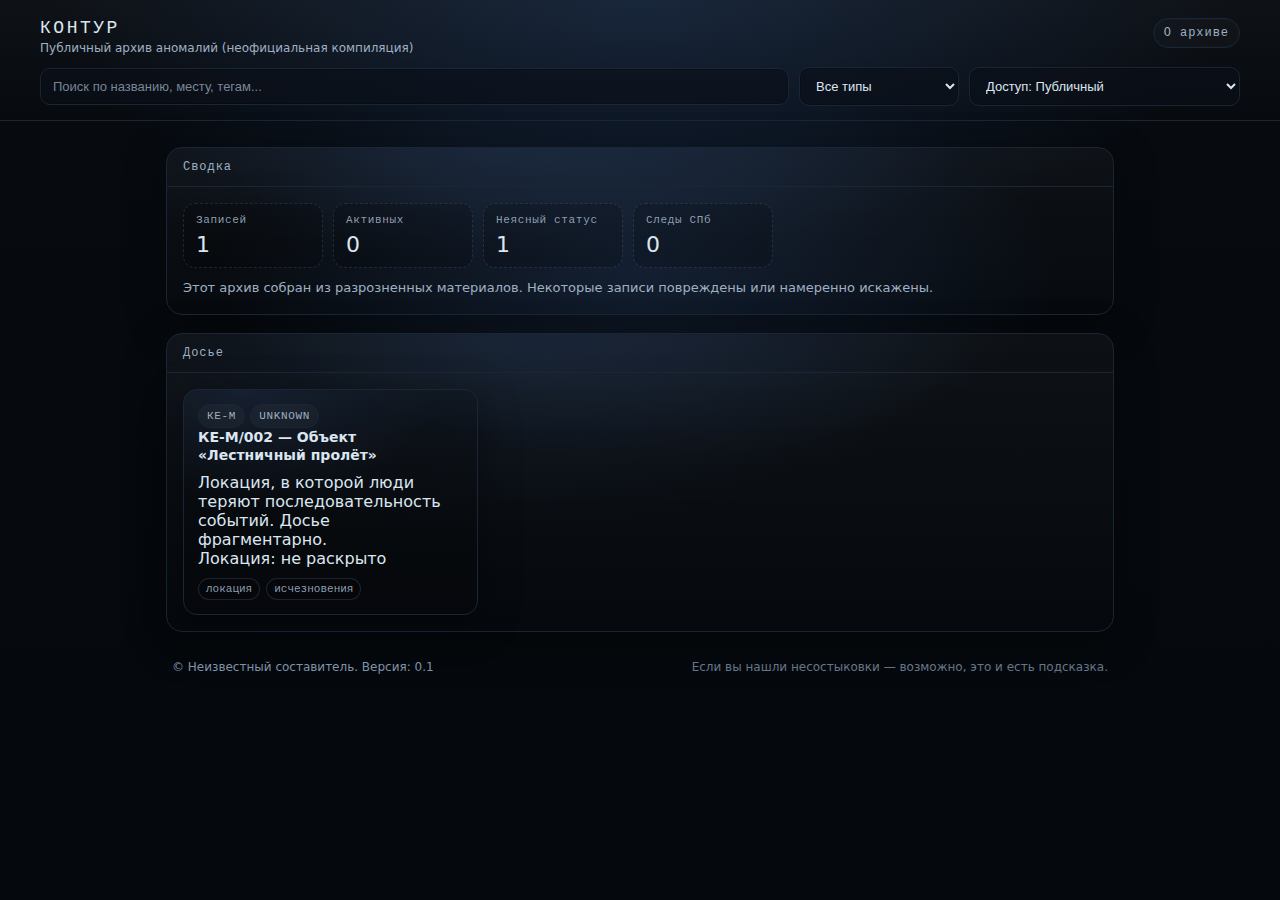
<file: index.html>
<!doctype html>
<html lang="ru">
<head>
  <meta charset="utf-8" />
  <meta name="viewport" content="width=device-width,initial-scale=1" />
  <title>Контур — Архив</title>
  <link rel="stylesheet" href="assets/style.css" />
</head>
<body>
  <header class="top">
    <div class="top-inner">
      <div class="brand">
        <div class="logo">КОНТУР</div>
        <div class="sub">Публичный архив аномалий (неофициальная компиляция)</div>
      </div>

      <nav class="nav">
        <a href="about.html" class="nav-link">О архиве</a>
      </nav>
    </div>

    <div class="controls">
      <input id="q" class="input" placeholder="Поиск по названию, месту, тегам..." autocomplete="off" />
      <select id="type" class="select">
        <option value="all">Все типы</option>
        <option value="КЕ">КЕ</option>
        <option value="КЕ-С">КЕ-С</option>
        <option value="КЕ-Ф">КЕ-Ф</option>
        <option value="КЕ-М">КЕ-М</option>
      </select>
      <select id="access" class="select">
        <option value="public">Доступ: Публичный</option>
        <option value="leak">Доступ: Утечка</option>
        <option value="internal">Доступ: Внутренний (заблокировано)</option>
      </select>
    </div>
  </header>

  <main class="wrap">
    <section class="panel">
      <div class="panel-title">Сводка</div>
      <div class="panel-body">
        <div id="stats" class="stats"></div>
        <div class="note">
          Этот архив собран из разрозненных материалов. Некоторые записи повреждены или намеренно искажены.
        </div>
      </div>
    </section>

    <section class="panel">
      <div class="panel-title">Досье</div>
      <div class="panel-body">
        <div id="list" class="grid"></div>
      </div>
    </section>

    <footer class="foot">
      <div>© Неизвестный составитель. Версия: 0.1</div>
      <div class="tiny">Если вы нашли несостыковки — возможно, это и есть подсказка.</div>
    </footer>
  </main>

  <script src="assets/data.js"></script>
  <script src="assets/app.js"></script>
</body>
</html>
</file>
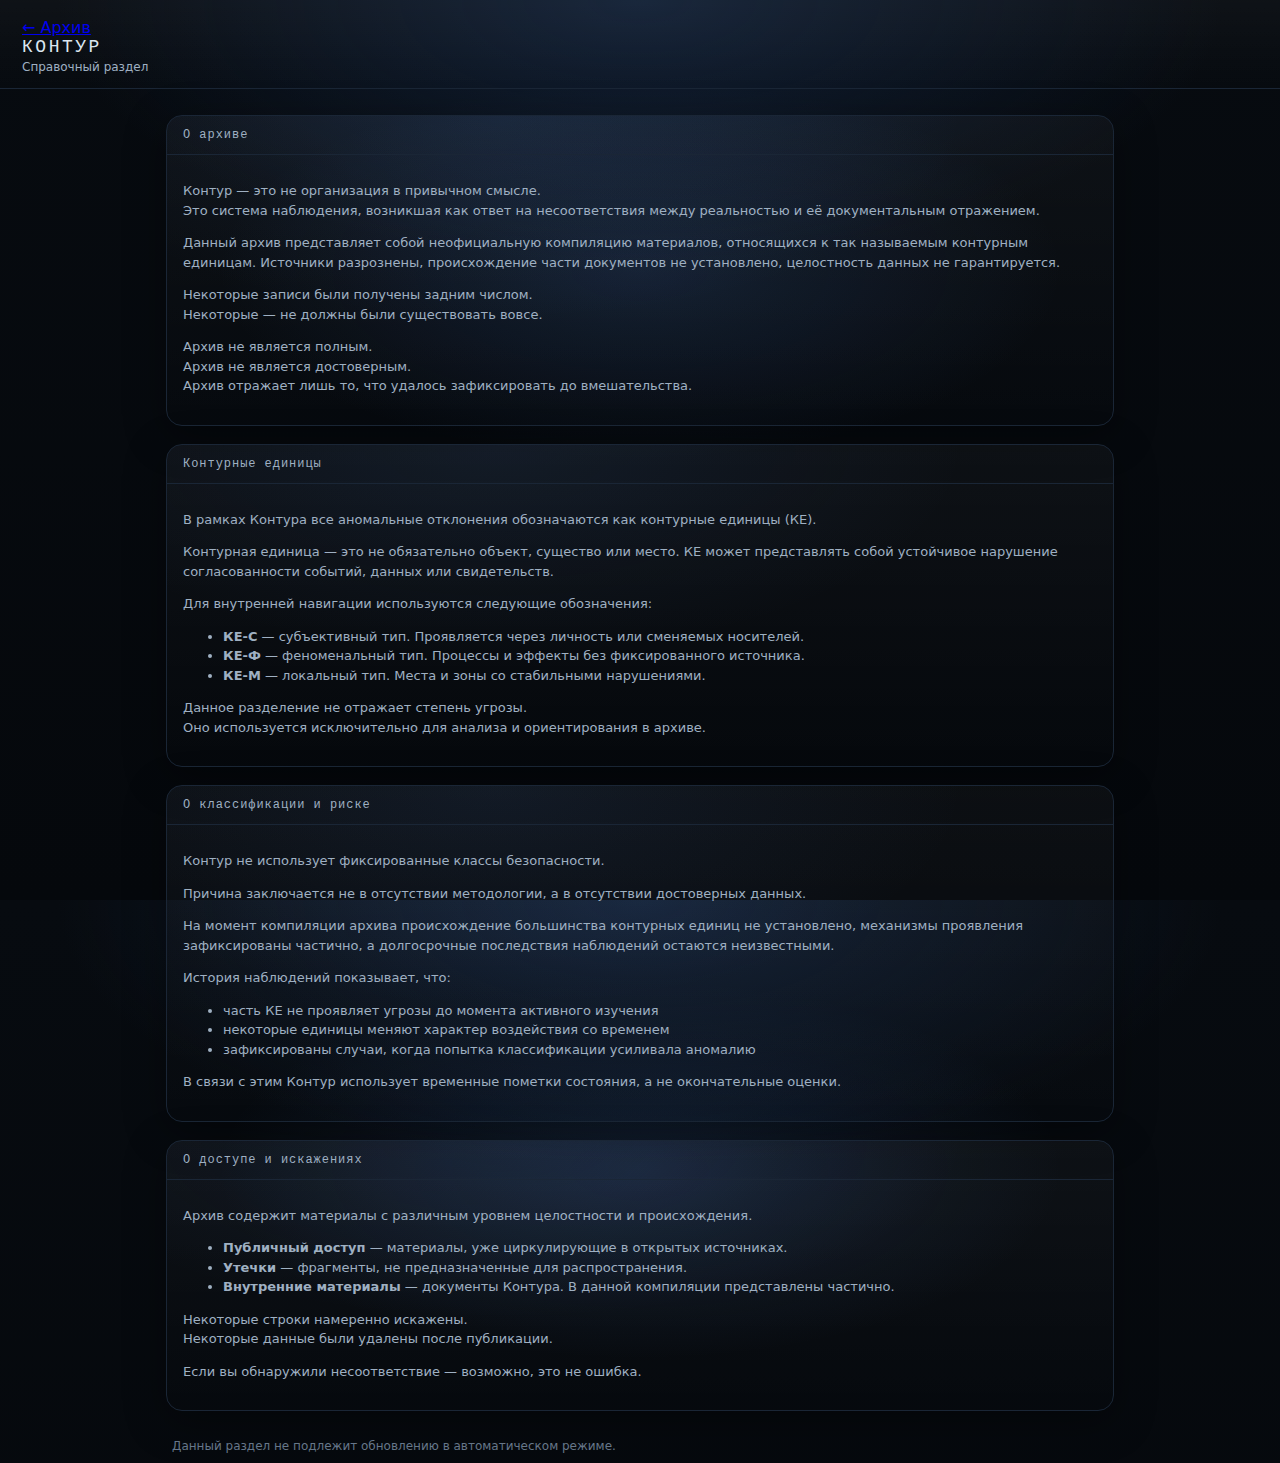
<file: about.html>
<!doctype html>
<html lang="ru">
<head>
  <meta charset="utf-8" />
  <meta name="viewport" content="width=device-width,initial-scale=1" />
  <title>Контур — О архиве</title>
  <link rel="stylesheet" href="assets/style.css" />
</head>
<body>
  <header class="top">
    <div class="brand">
      <a class="back" href="index.html">← Архив</a>
      <div class="logo">КОНТУР</div>
      <div class="sub">Справочный раздел</div>
    </div>
  </header>

  <main class="wrap">
    <section class="panel">
      <div class="panel-title">О архиве</div>
      <div class="panel-body">
        <p class="note">
          Контур — это не организация в привычном смысле.<br>
          Это система наблюдения, возникшая как ответ на несоответствия между реальностью и её документальным отражением.
        </p>

        <p class="note">
          Данный архив представляет собой неофициальную компиляцию материалов,
          относящихся к так называемым контурным единицам.
          Источники разрознены, происхождение части документов не установлено,
          целостность данных не гарантируется.
        </p>

        <p class="note">
          Некоторые записи были получены задним числом.<br>
          Некоторые — не должны были существовать вовсе.
        </p>

        <p class="note">
          Архив не является полным.<br>
          Архив не является достоверным.<br>
          Архив отражает лишь то, что удалось зафиксировать до вмешательства.
        </p>
      </div>
    </section>

    <section class="panel">
      <div class="panel-title">Контурные единицы</div>
      <div class="panel-body">
        <p class="note">
          В рамках Контура все аномальные отклонения обозначаются как контурные единицы (КЕ).
        </p>

        <p class="note">
          Контурная единица — это не обязательно объект, существо или место.
          КЕ может представлять собой устойчивое нарушение согласованности событий,
          данных или свидетельств.
        </p>

        <p class="note">
          Для внутренней навигации используются следующие обозначения:
        </p>

        <ul class="note">
          <li><b>КЕ-С</b> — субъективный тип. Проявляется через личность или сменяемых носителей.</li>
          <li><b>КЕ-Ф</b> — феноменальный тип. Процессы и эффекты без фиксированного источника.</li>
          <li><b>КЕ-М</b> — локальный тип. Места и зоны со стабильными нарушениями.</li>
        </ul>

        <p class="note">
          Данное разделение не отражает степень угрозы.<br>
          Оно используется исключительно для анализа и ориентирования в архиве.
        </p>
      </div>
    </section>

    <section class="panel">
      <div class="panel-title">О классификации и риске</div>
      <div class="panel-body">
        <p class="note">
          Контур не использует фиксированные классы безопасности.
        </p>

        <p class="note">
          Причина заключается не в отсутствии методологии,
          а в отсутствии достоверных данных.
        </p>

        <p class="note">
          На момент компиляции архива происхождение большинства контурных единиц не установлено,
          механизмы проявления зафиксированы частично,
          а долгосрочные последствия наблюдений остаются неизвестными.
        </p>

        <p class="note">
          История наблюдений показывает, что:
        </p>

        <ul class="note">
          <li>часть КЕ не проявляет угрозы до момента активного изучения</li>
          <li>некоторые единицы меняют характер воздействия со временем</li>
          <li>зафиксированы случаи, когда попытка классификации усиливала аномалию</li>
        </ul>

        <p class="note">
          В связи с этим Контур использует временные пометки состояния,
          а не окончательные оценки.
        </p>
      </div>
    </section>

    <section class="panel">
      <div class="panel-title">О доступе и искажениях</div>
      <div class="panel-body">
        <p class="note">
          Архив содержит материалы с различным уровнем целостности и происхождения.
        </p>

        <ul class="note">
          <li><b>Публичный доступ</b> — материалы, уже циркулирующие в открытых источниках.</li>
          <li><b>Утечки</b> — фрагменты, не предназначенные для распространения.</li>
          <li><b>Внутренние материалы</b> — документы Контура. В данной компиляции представлены частично.</li>
        </ul>

        <p class="note">
          Некоторые строки намеренно искажены.<br>
          Некоторые данные были удалены после публикации.
        </p>

        <p class="note">
          Если вы обнаружили несоответствие — возможно, это не ошибка.
        </p>
      </div>
    </section>

    <footer class="foot">
      <div class="tiny">
        Данный раздел не подлежит обновлению в автоматическом режиме.
      </div>
    </footer>
  </main>
</body>
</html>
</file>
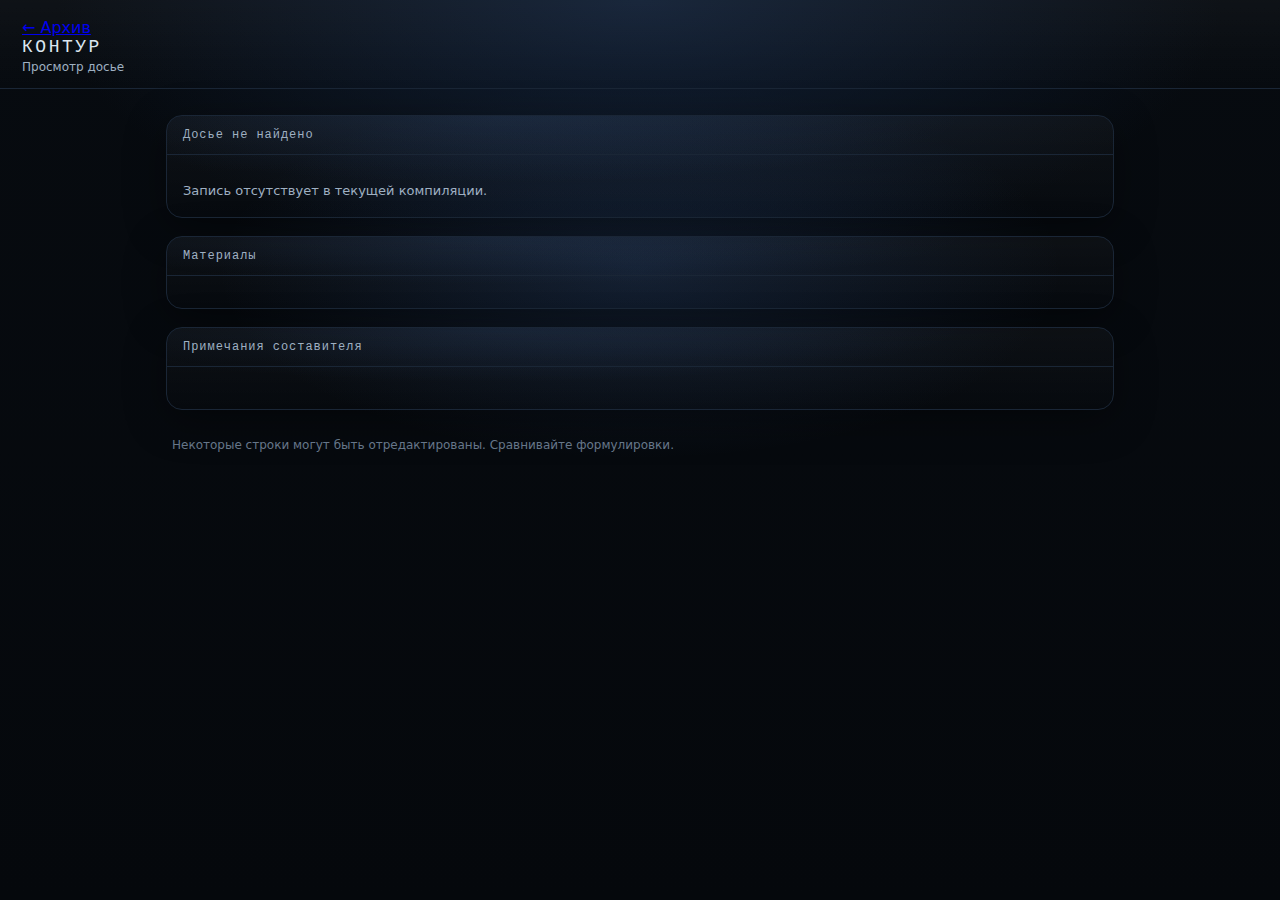
<file: dossier.html>
<!doctype html>
<html lang="ru">
<head>
  <meta charset="utf-8" />
  <meta name="viewport" content="width=device-width,initial-scale=1" />
  <title>Контур — Досье</title>
  <link rel="stylesheet" href="assets/style.css" />
</head>
<body>
  <header class="top">
    <div class="brand">
      <a class="back" href="index.html">← Архив</a>
      <div class="logo">КОНТУР</div>
      <div class="sub">Просмотр досье</div>
    </div>
  </header>

  <main class="wrap">
    <section class="panel">
      <div id="head" class="panel-title">Досье</div>
      <div class="panel-body">
        <div id="meta" class="meta"></div>
      </div>
    </section>

    <section class="panel">
      <div class="panel-title">Материалы</div>
      <div class="panel-body">
        <div id="blocks" class="blocks"></div>
      </div>
    </section>

    <section class="panel">
      <div class="panel-title">Примечания составителя</div>
      <div class="panel-body">
        <div id="editorNote" class="note"></div>
      </div>
    </section>

    <footer class="foot">
      <div class="tiny">Некоторые строки могут быть отредактированы. Сравнивайте формулировки.</div>
    </footer>
  </main>

  <script src="assets/data.js"></script>
  <script src="assets/dossier.js"></script>
</body>
</html>
</file>
<file: assets/style.css>
:root{
  --bg:#070b10;
  --panel:#0b1119;
  --panel2:#0d1520;
  --line:#1a2636;
  --line2:#23344a;
  --text:#dbe6f0;
  --muted:#9fb0c2;
  --muted2:#7f92a8;
  --mono: ui-monospace, SFMono-Regular, Menlo, Consolas, "Liberation Mono", monospace;
  --shadow: 0 16px 60px rgba(0,0,0,.55);
  --shadow2: 0 10px 40px rgba(0,0,0,.35);
}

*{ box-sizing:border-box; }
html, body{ height:100%; }

body{
  margin:0;
  color:var(--text);
  background:
    radial-gradient(70% 45% at 50% 0%, rgba(20,36,60,.85) 0%, rgba(7,11,16,0) 65%),
    radial-gradient(55% 35% at 50% 30%, rgba(70,120,200,.18) 0%, rgba(7,11,16,0) 60%),
    linear-gradient(180deg, var(--bg) 0%, #05080c 100%);
  font-family: system-ui, -apple-system, Segoe UI, Roboto, Arial, sans-serif;
}

/* header */
.top{
  border-bottom:1px solid var(--line);
  background: linear-gradient(180deg, rgba(255,255,255,.03), rgba(255,255,255,0));
  padding: 18px 22px 14px;
}

.top-inner{
  max-width: 1200px;
  margin: 0 auto;
  display:flex;
  align-items:flex-start;
  justify-content:space-between;
  gap: 14px;
}

.brand .logo{
  font-family: var(--mono);
  letter-spacing: .14em;
  font-size: 18px;
}

.brand .sub{
  margin-top: 3px;
  font-size: 12px;
  color: var(--muted);
}

.nav{
  display:flex;
  align-items:center;
  gap:10px;
}

.nav-link{
  font-family: var(--mono);
  font-size: 12px;
  letter-spacing: .08em;
  color: var(--muted);
  text-decoration:none;
  padding: 7px 10px;
  border:1px solid var(--line);
  border-radius: 999px;
  background: rgba(255,255,255,.02);
  box-shadow: 0 0 0 1px rgba(255,255,255,.02) inset;
  transition: background .15s ease, color .15s ease, border-color .15s ease, transform .15s ease;
  white-space:nowrap;
}

.nav-link:hover{
  color: var(--text);
  background: rgba(255,255,255,.06);
  border-color: var(--line2);
}

.nav-link:active{ transform: translateY(1px); }

/* controls row */
.controls{
  max-width: 1200px;
  margin: 12px auto 0;
  display:flex;
  gap: 10px;
  align-items:center;
}

.input, .select{
  background: rgba(10,16,24,.65);
  border:1px solid var(--line);
  color: var(--text);
  padding: 10px 12px;
  border-radius: 10px;
  font-size: 13px;
  outline:none;
  box-shadow: 0 0 0 1px rgba(0,0,0,.22) inset;
}

.input{
  flex: 1;
  min-width: 220px;
}

.select{
  min-width: 160px;
}

.input::placeholder{ color: rgba(159,176,194,.75); }

.input:focus, .select:focus{
  border-color: rgba(120,170,240,.35);
  box-shadow: 0 0 0 3px rgba(90,140,220,.12);
}

/* main layout */
.wrap{
  max-width: 980px;
  margin: 26px auto 40px;
  padding: 0 16px;
}

.panel{
  border:1px solid var(--line);
  border-radius: 16px;
  background:
    radial-gradient(90% 120% at 35% 0%, rgba(80,130,210,.10) 0%, rgba(0,0,0,0) 55%),
    linear-gradient(180deg, rgba(255,255,255,.03), rgba(255,255,255,0));
  box-shadow: var(--shadow2);
  margin-bottom: 18px;
}

.panel-title{
  padding: 12px 16px;
  border-bottom:1px solid var(--line);
  font-family: var(--mono);
  font-size: 12px;
  letter-spacing:.08em;
  color: var(--muted);
}

.panel-body{ padding: 16px; }

.note{
  margin-top: 10px;
  font-size: 13px;
  color: var(--muted);
  line-height: 1.5;
}

/* stats */
.stats{
  display:flex;
  gap: 10px;
  flex-wrap:wrap;
}

/* на случай если app.js делает .stat */
.stat{
  min-width: 140px;
  border:1px dashed rgba(130,160,210,.18);
  border-radius: 12px;
  padding: 10px 12px;
  background: rgba(0,0,0,.18);
}

.stat .k{
  font-family: var(--mono);
  font-size:11px;
  letter-spacing:.06em;
  color: rgba(159,176,194,.9);
}

.stat .v{
  margin-top: 6px;
  font-size: 22px;
  color: var(--text);
}

/* dossier grid */
.grid{
  display:grid;
  grid-template-columns: repeat(auto-fill, minmax(240px, 1fr));
  gap: 14px;
}

/* универсальная карточка: если app.js создаёт div/a без классов, будет выглядеть как карточка */
.grid > div, .grid > a{
  border:1px solid var(--line);
  border-radius: 14px;
  background:
    radial-gradient(120% 90% at 20% 0%, rgba(90,140,220,.12) 0%, rgba(0,0,0,0) 55%),
    rgba(0,0,0,.14);
  box-shadow: var(--shadow2);
  padding: 14px;
  color: var(--text);
}

/* если внутри есть ссылка */
.grid > a{ text-decoration:none; }
.grid > a:hover{
  border-color: var(--line2);
  background:
    radial-gradient(120% 90% at 20% 0%, rgba(90,140,220,.16) 0%, rgba(0,0,0,0) 55%),
    rgba(0,0,0,.16);
}

/* если app.js использует class card */
.card{
  border:1px solid var(--line);
  border-radius: 14px;
  background:
    radial-gradient(120% 90% at 20% 0%, rgba(90,140,220,.12) 0%, rgba(0,0,0,0) 55%),
    rgba(0,0,0,.14);
  box-shadow: var(--shadow2);
  padding: 14px;
}

/* типографика внутри карточек (работает и для простых div, и для card) */
.grid h3, .grid .title{
  margin: 0 0 8px;
  font-size: 14px;
  font-weight: 650;
  line-height: 1.35;
}

.grid p, .grid .desc{
  margin: 0 0 10px;
  font-size: 12.5px;
  color: var(--muted);
  line-height: 1.5;
}

.grid .meta{
  font-size: 12px;
  color: rgba(159,176,194,.85);
}

/* pills/tags если они есть */
.pill, .badge, .label{
  font-family: var(--mono);
  font-size: 11px;
  letter-spacing:.06em;
  padding: 5px 8px;
  border-radius: 999px;
  border:1px solid var(--line);
  background: rgba(255,255,255,.03);
  color: var(--muted);
  display:inline-block;
  white-space:nowrap;
}

.tags{
  display:flex;
  flex-wrap:wrap;
  gap:6px;
  margin-top: 10px;
}

.tag{
  font-family: var(--mono);
  font-size: 11px;
  padding: 4px 7px;
  border-radius: 999px;
  border:1px solid rgba(130,160,210,.18);
  background: rgba(0,0,0,.12);
  color: rgba(159,176,194,.9);
}

/* footer */
.foot{
  display:flex;
  justify-content:space-between;
  gap: 10px;
  font-size: 12px;
  color: var(--muted2);
  padding: 10px 6px;
}

.tiny{ opacity:.8; }

/* responsive */
@media (max-width: 820px){
  .top{ padding:16px 14px 12px; }
}

@media (max-width: 560px){
  .top-inner{
    flex-direction:column;
    align-items:flex-start;
  }
  .controls{
    flex-direction:column;
    align-items:stretch;
  }
  .select{ min-width: 0; width:100%; }
  .input{ width:100%; min-width:0; }
}
</file>
